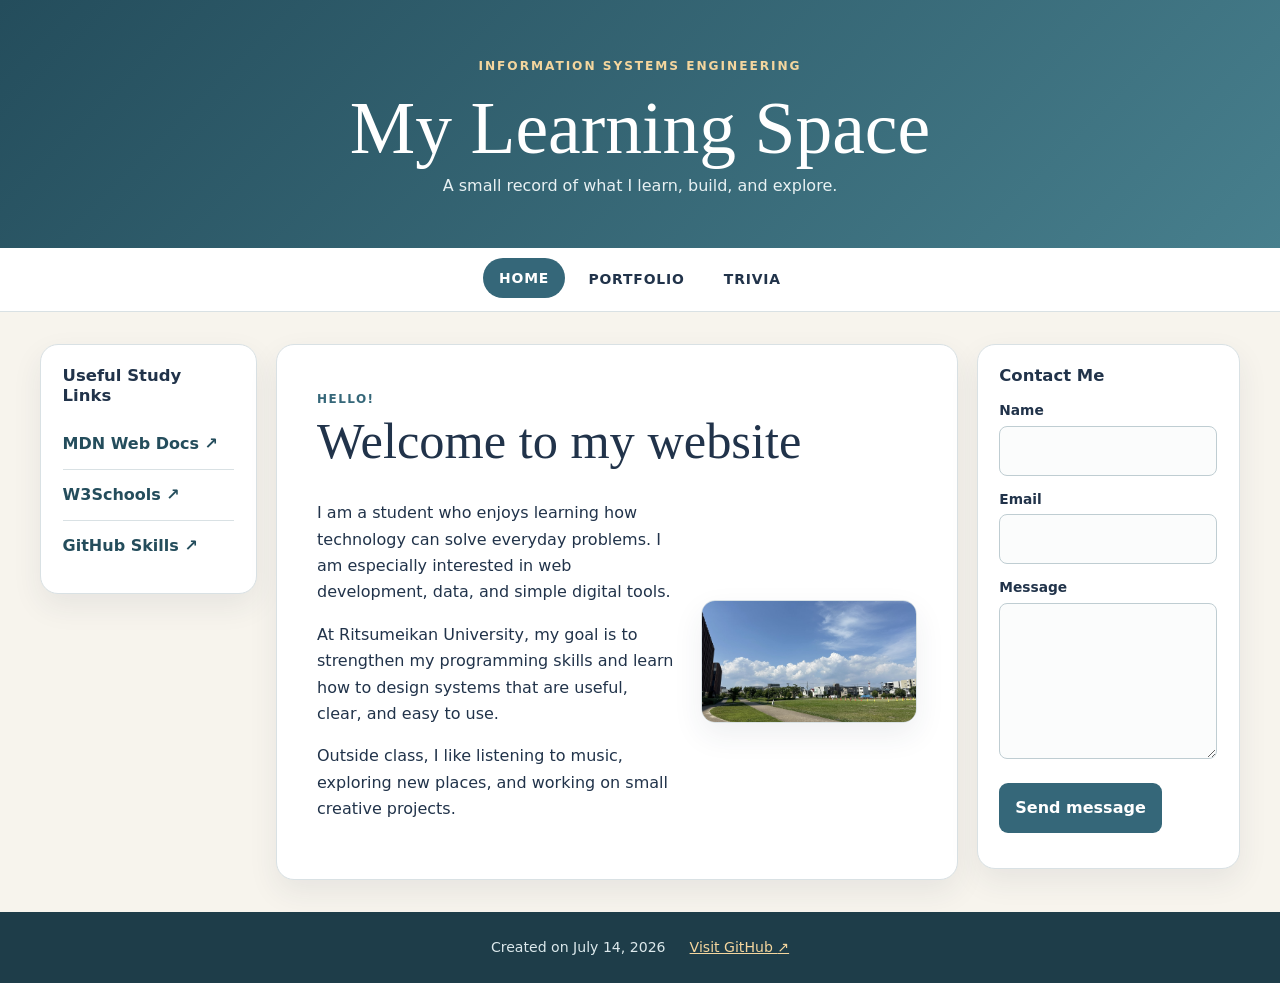
<file: index.html>
<!doctype html>
<html lang="en">
<head>
  <meta charset="utf-8">
  <meta name="viewport" content="width=device-width, initial-scale=1">
  <meta name="description" content="A student learning portfolio for Information Systems Engineering.">
  <title>My Learning Space | Home</title>
  <link rel="stylesheet" href="style.css">
</head>
<body>
  <header class="site-header">
    <p class="eyebrow">Information Systems Engineering</p>
    <h1>My Learning Space</h1>
    <p>A small record of what I learn, build, and explore.</p>
  </header>

  <nav class="site-nav" aria-label="Main navigation">
    <a class="active" href="index.html" aria-current="page">Home</a>
    <a href="portfolio.html">Portfolio</a>
    <a href="trivia.html">Trivia</a>
  </nav>

  <div class="page-grid">
    <aside class="panel sidebar" aria-labelledby="study-links-title">
      <h2 id="study-links-title">Useful Study Links</h2>
      <ul class="link-list">
        <li><a href="https://developer.mozilla.org/" target="_blank" rel="noopener noreferrer">MDN Web Docs <span aria-hidden="true">↗</span></a></li>
        <li><a href="https://www.w3schools.com/" target="_blank" rel="noopener noreferrer">W3Schools <span aria-hidden="true">↗</span></a></li>
        <li><a href="https://github.com/skills" target="_blank" rel="noopener noreferrer">GitHub Skills <span aria-hidden="true">↗</span></a></li>
      </ul>
    </aside>

    <main class="panel main-content">
      <span class="section-label">Hello!</span>
      <h2>Welcome to my website</h2>
      <div class="intro">
        <div>
          <p>I am a student who enjoys learning how technology can solve everyday problems. I am especially interested in web development, data, and simple digital tools.</p>
          <p>At Ritsumeikan University, my goal is to strengthen my programming skills and learn how to design systems that are useful, clear, and easy to use.</p>
          <p>Outside class, I like listening to music, exploring new places, and working on small creative projects.</p>
        </div>
        <img class="hero-illustration" src="campus-sky.jpeg" alt="A sunny campus lawn beneath a blue sky and white clouds">
      </div>
    </main>

    <aside class="panel contact-panel" aria-labelledby="contact-title">
      <h2 id="contact-title">Contact Me</h2>
      <form class="contact-form" id="contact-form">
        <label for="name">Name</label>
        <input id="name" name="name" type="text" minlength="2" required autocomplete="name">

        <label for="email">Email</label>
        <input id="email" name="email" type="email" required autocomplete="email">

        <label for="message">Message</label>
        <textarea id="message" name="message" rows="5" minlength="10" required></textarea>

        <button type="submit">Send message</button>
        <p class="form-status" role="status" aria-live="polite"></p>
      </form>
    </aside>
  </div>

  <footer class="site-footer">
    <p>Created on July 14, 2026</p>
    <a href="https://github.com/" target="_blank" rel="noopener noreferrer">Visit GitHub <span aria-hidden="true">↗</span></a>
  </footer>

  <script src="script.js"></script>
</body>
</html>
</file>
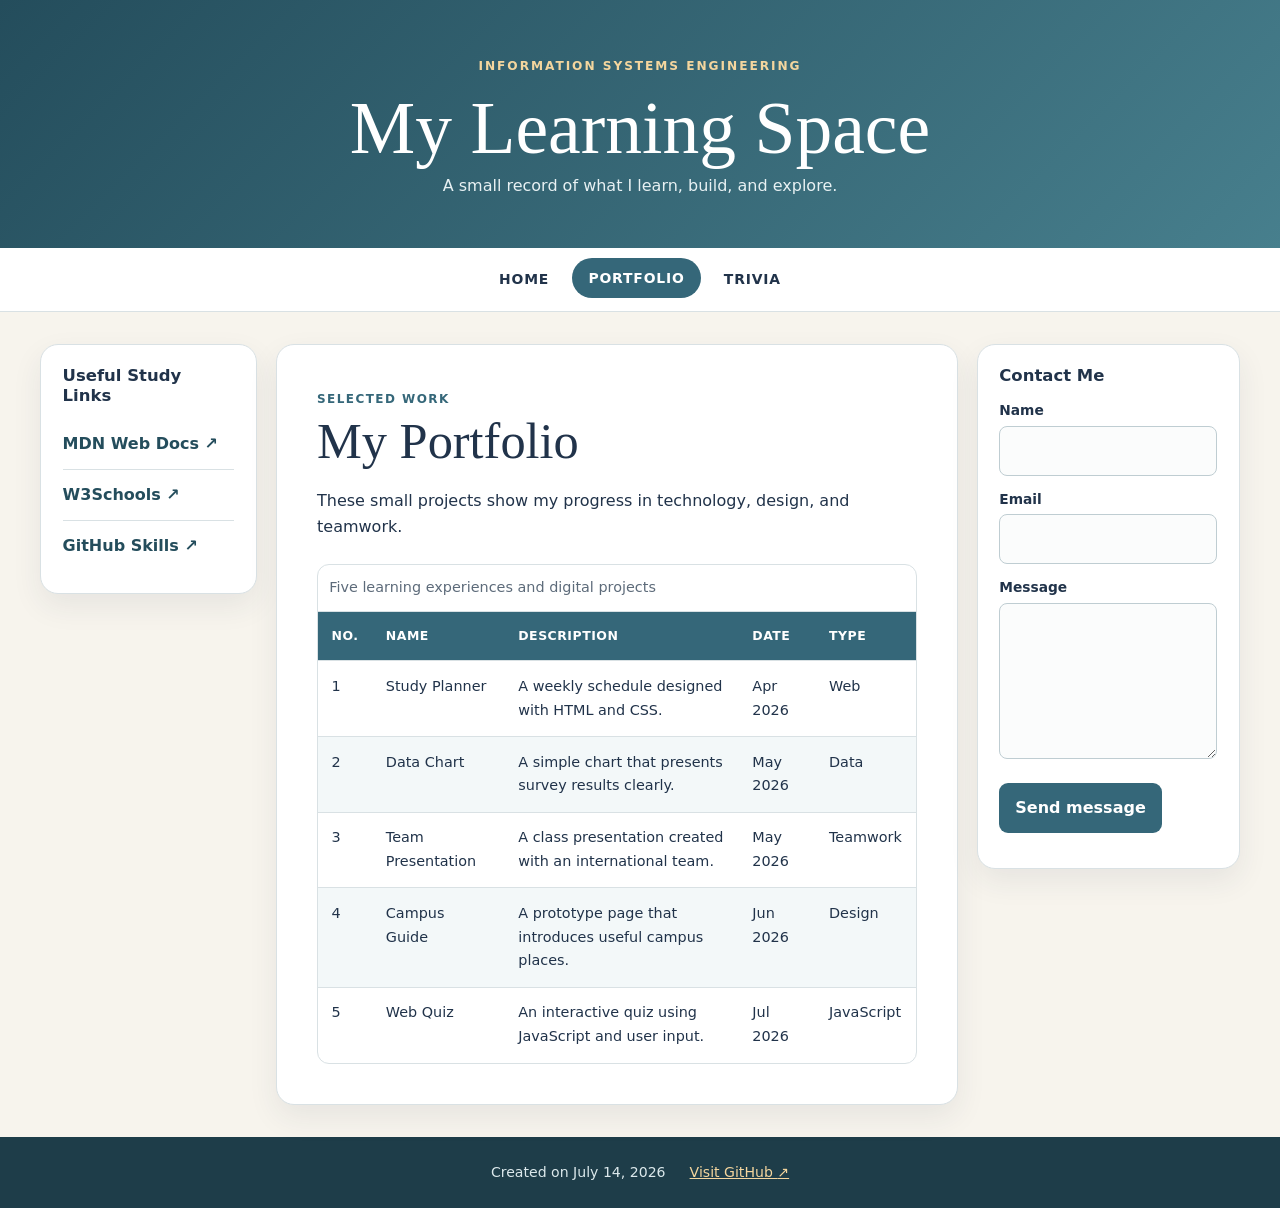
<file: portfolio.html>
<!doctype html>
<html lang="en">
<head>
  <meta charset="utf-8">
  <meta name="viewport" content="width=device-width, initial-scale=1">
  <meta name="description" content="A student portfolio of learning projects and achievements.">
  <title>My Learning Space | Portfolio</title>
  <link rel="stylesheet" href="style.css">
</head>
<body>
  <header class="site-header">
    <p class="eyebrow">Information Systems Engineering</p>
    <h1>My Learning Space</h1>
    <p>A small record of what I learn, build, and explore.</p>
  </header>

  <nav class="site-nav" aria-label="Main navigation">
    <a href="index.html">Home</a>
    <a class="active" href="portfolio.html" aria-current="page">Portfolio</a>
    <a href="trivia.html">Trivia</a>
  </nav>

  <div class="page-grid">
    <aside class="panel sidebar" aria-labelledby="study-links-title">
      <h2 id="study-links-title">Useful Study Links</h2>
      <ul class="link-list">
        <li><a href="https://developer.mozilla.org/" target="_blank" rel="noopener noreferrer">MDN Web Docs <span aria-hidden="true">↗</span></a></li>
        <li><a href="https://www.w3schools.com/" target="_blank" rel="noopener noreferrer">W3Schools <span aria-hidden="true">↗</span></a></li>
        <li><a href="https://github.com/skills" target="_blank" rel="noopener noreferrer">GitHub Skills <span aria-hidden="true">↗</span></a></li>
      </ul>
    </aside>

    <main class="panel main-content">
      <span class="section-label">Selected work</span>
      <h2>My Portfolio</h2>
      <p>These small projects show my progress in technology, design, and teamwork.</p>
      <div class="table-wrap">
        <table>
          <caption>Five learning experiences and digital projects</caption>
          <thead>
            <tr>
              <th scope="col">No.</th>
              <th scope="col">Name</th>
              <th scope="col">Description</th>
              <th scope="col">Date</th>
              <th scope="col">Type</th>
            </tr>
          </thead>
          <tbody>
            <tr><td>1</td><td>Study Planner</td><td>A weekly schedule designed with HTML and CSS.</td><td>Apr 2026</td><td>Web</td></tr>
            <tr><td>2</td><td>Data Chart</td><td>A simple chart that presents survey results clearly.</td><td>May 2026</td><td>Data</td></tr>
            <tr><td>3</td><td>Team Presentation</td><td>A class presentation created with an international team.</td><td>May 2026</td><td>Teamwork</td></tr>
            <tr><td>4</td><td>Campus Guide</td><td>A prototype page that introduces useful campus places.</td><td>Jun 2026</td><td>Design</td></tr>
            <tr><td>5</td><td>Web Quiz</td><td>An interactive quiz using JavaScript and user input.</td><td>Jul 2026</td><td>JavaScript</td></tr>
          </tbody>
        </table>
      </div>
    </main>

    <aside class="panel contact-panel" aria-labelledby="contact-title">
      <h2 id="contact-title">Contact Me</h2>
      <form class="contact-form" id="contact-form">
        <label for="name">Name</label>
        <input id="name" name="name" type="text" minlength="2" required autocomplete="name">
        <label for="email">Email</label>
        <input id="email" name="email" type="email" required autocomplete="email">
        <label for="message">Message</label>
        <textarea id="message" name="message" rows="5" minlength="10" required></textarea>
        <button type="submit">Send message</button>
        <p class="form-status" role="status" aria-live="polite"></p>
      </form>
    </aside>
  </div>

  <footer class="site-footer">
    <p>Created on July 14, 2026</p>
    <a href="https://github.com/" target="_blank" rel="noopener noreferrer">Visit GitHub <span aria-hidden="true">↗</span></a>
  </footer>
  <script src="script.js"></script>
</body>
</html>
</file>
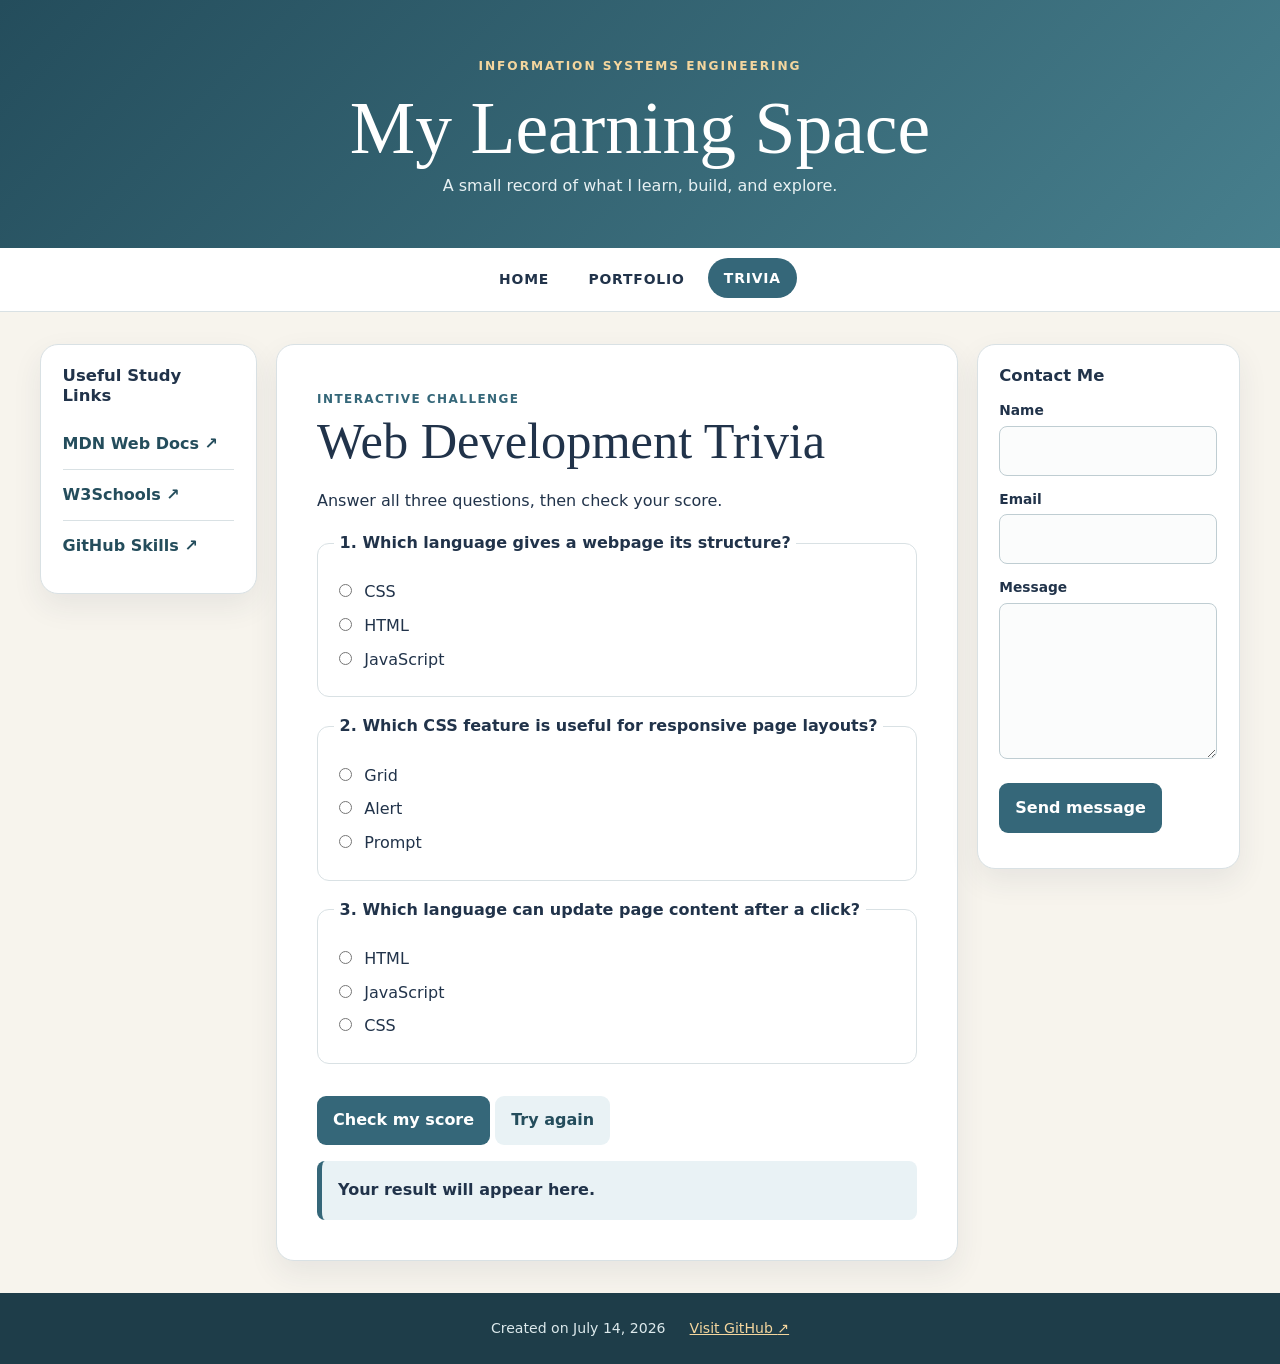
<file: trivia.html>
<!doctype html>
<html lang="en">
<head>
  <meta charset="utf-8">
  <meta name="viewport" content="width=device-width, initial-scale=1">
  <meta name="description" content="An interactive web development trivia quiz.">
  <title>My Learning Space | Trivia</title>
  <link rel="stylesheet" href="style.css">
</head>
<body>
  <header class="site-header">
    <p class="eyebrow">Information Systems Engineering</p>
    <h1>My Learning Space</h1>
    <p>A small record of what I learn, build, and explore.</p>
  </header>

  <nav class="site-nav" aria-label="Main navigation">
    <a href="index.html">Home</a>
    <a href="portfolio.html">Portfolio</a>
    <a class="active" href="trivia.html" aria-current="page">Trivia</a>
  </nav>

  <div class="page-grid">
    <aside class="panel sidebar" aria-labelledby="study-links-title">
      <h2 id="study-links-title">Useful Study Links</h2>
      <ul class="link-list">
        <li><a href="https://developer.mozilla.org/" target="_blank" rel="noopener noreferrer">MDN Web Docs <span aria-hidden="true">↗</span></a></li>
        <li><a href="https://www.w3schools.com/" target="_blank" rel="noopener noreferrer">W3Schools <span aria-hidden="true">↗</span></a></li>
        <li><a href="https://github.com/skills" target="_blank" rel="noopener noreferrer">GitHub Skills <span aria-hidden="true">↗</span></a></li>
      </ul>
    </aside>

    <main class="panel main-content">
      <span class="section-label">Interactive challenge</span>
      <h2>Web Development Trivia</h2>
      <p>Answer all three questions, then check your score.</p>
      <form id="quiz-form" class="quiz-form">
        <fieldset>
          <legend>1. Which language gives a webpage its structure?</legend>
          <label><input type="radio" name="q1" value="css" required> CSS</label>
          <label><input type="radio" name="q1" value="html"> HTML</label>
          <label><input type="radio" name="q1" value="javascript"> JavaScript</label>
        </fieldset>
        <fieldset>
          <legend>2. Which CSS feature is useful for responsive page layouts?</legend>
          <label><input type="radio" name="q2" value="grid" required> Grid</label>
          <label><input type="radio" name="q2" value="alert"> Alert</label>
          <label><input type="radio" name="q2" value="prompt"> Prompt</label>
        </fieldset>
        <fieldset>
          <legend>3. Which language can update page content after a click?</legend>
          <label><input type="radio" name="q3" value="html" required> HTML</label>
          <label><input type="radio" name="q3" value="javascript"> JavaScript</label>
          <label><input type="radio" name="q3" value="css"> CSS</label>
        </fieldset>
        <button type="submit">Check my score</button>
        <button type="reset" class="button-secondary">Try again</button>
      </form>
      <div id="quiz-result" class="quiz-result" role="status" aria-live="polite">Your result will appear here.</div>
    </main>

    <aside class="panel contact-panel" aria-labelledby="contact-title">
      <h2 id="contact-title">Contact Me</h2>
      <form class="contact-form" id="contact-form">
        <label for="name">Name</label>
        <input id="name" name="name" type="text" minlength="2" required autocomplete="name">
        <label for="email">Email</label>
        <input id="email" name="email" type="email" required autocomplete="email">
        <label for="message">Message</label>
        <textarea id="message" name="message" rows="5" minlength="10" required></textarea>
        <button type="submit">Send message</button>
        <p class="form-status" role="status" aria-live="polite"></p>
      </form>
    </aside>
  </div>

  <footer class="site-footer">
    <p>Created on July 14, 2026</p>
    <a href="https://github.com/" target="_blank" rel="noopener noreferrer">Visit GitHub <span aria-hidden="true">↗</span></a>
  </footer>
  <script src="script.js"></script>
</body>
</html>
</file>
<file: style.css>
:root {
  --ink: #21334a;
  --muted: #5d6b7a;
  --paper: #ffffff;
  --cream: #f7f4ed;
  --blue-soft: #e9f2f5;
  --blue: #356779;
  --blue-dark: #244d5c;
  --gold: #e8b86a;
  --line: #d9e1e4;
  --shadow: 0 12px 30px rgba(33, 51, 74, 0.08);
}

* { box-sizing: border-box; }

body {
  margin: 0;
  color: var(--ink);
  background: var(--cream);
  font-family: Inter, ui-sans-serif, system-ui, -apple-system, BlinkMacSystemFont, "Segoe UI", sans-serif;
  line-height: 1.65;
}

a { color: var(--blue-dark); }

.site-header {
  padding: 3.5rem 1.5rem 3rem;
  color: white;
  text-align: center;
  background: linear-gradient(135deg, #244d5c, #477f8d);
}

.site-header h1 {
  max-width: 1100px;
  margin: 0 auto 0.35rem;
  font-family: Georgia, "Times New Roman", serif;
  font-size: clamp(2.4rem, 6vw, 4.6rem);
  font-weight: 500;
  line-height: 1.05;
}

.site-header p { margin: 0; color: #e8f1f3; }

.site-header .eyebrow {
  margin-bottom: 0.9rem;
  color: #f4d69e;
  font-size: 0.76rem;
  font-weight: 800;
  letter-spacing: 0.16em;
  text-transform: uppercase;
}

.site-nav {
  position: sticky;
  z-index: 10;
  top: 0;
  display: flex;
  justify-content: center;
  gap: 0.45rem;
  padding: 0.7rem 1rem;
  background: rgba(255, 255, 255, 0.96);
  border-bottom: 1px solid var(--line);
  backdrop-filter: blur(10px);
}

.site-nav a {
  padding: 0.55rem 1rem;
  border-radius: 999px;
  color: var(--ink);
  font-size: 0.87rem;
  font-weight: 750;
  letter-spacing: 0.06em;
  text-decoration: none;
  text-transform: uppercase;
  transition: background 180ms ease, color 180ms ease, transform 180ms ease;
}

.site-nav a:hover,
.site-nav a:focus-visible,
.site-nav a.active {
  color: white;
  background: var(--blue);
  transform: translateY(-1px);
}

.page-grid {
  display: grid;
  grid-template-columns: minmax(190px, 0.7fr) minmax(0, 2.2fr) minmax(220px, 0.85fr);
  gap: 1.2rem;
  width: min(1200px, calc(100% - 2rem));
  margin: 2rem auto;
  align-items: start;
}

.panel {
  padding: 1.35rem;
  background: var(--paper);
  border: 1px solid var(--line);
  border-radius: 18px;
  box-shadow: var(--shadow);
}

.panel h2 { margin: 0 0 0.8rem; line-height: 1.2; }
.main-content { min-height: 440px; padding: clamp(1.4rem, 4vw, 2.5rem); }
.main-content > h2 { font-family: Georgia, "Times New Roman", serif; font-size: clamp(2rem, 4vw, 3.15rem); font-weight: 500; }

.section-label {
  color: var(--blue);
  font-size: 0.75rem;
  font-weight: 800;
  letter-spacing: 0.12em;
  text-transform: uppercase;
}

.sidebar h2,
.contact-panel h2 { font-size: 1.03rem; }

.link-list { margin: 0; padding: 0; list-style: none; }
.link-list li + li { border-top: 1px solid var(--line); }
.link-list a { display: block; padding: 0.75rem 0; font-weight: 650; text-decoration: none; }
.link-list a:hover { color: var(--blue); text-decoration: underline; text-underline-offset: 4px; }

.intro { display: grid; grid-template-columns: 1.25fr 0.75fr; gap: 1.5rem; align-items: center; }
.hero-illustration {
  width: 100%;
  max-width: 310px;
  height: auto;
  margin-inline: auto;
  border: 1px solid var(--line);
  border-radius: 14px;
  box-shadow: var(--shadow);
}

.contact-form label { display: block; margin: 0.75rem 0 0.25rem; font-size: 0.86rem; font-weight: 750; }
input, textarea {
  width: 100%;
  padding: 0.68rem 0.75rem;
  color: var(--ink);
  background: #fbfcfc;
  border: 1px solid #bfcdd2;
  border-radius: 8px;
  font: inherit;
}
input:focus, textarea:focus { outline: 3px solid #c8e2e9; border-color: var(--blue); }

button {
  margin-top: 1rem;
  padding: 0.72rem 1rem;
  color: white;
  background: var(--blue);
  border: 0;
  border-radius: 9px;
  font: inherit;
  font-weight: 750;
  cursor: pointer;
}
button:hover { background: var(--blue-dark); }
.button-secondary { color: var(--blue-dark); background: var(--blue-soft); }
.button-secondary:hover { background: #d7e8ed; }
.form-status { margin-bottom: 0; color: var(--blue-dark); font-size: 0.86rem; }

.table-wrap { margin-top: 1.5rem; overflow-x: auto; border: 1px solid var(--line); border-radius: 12px; }
table { width: 100%; border-collapse: collapse; font-size: 0.9rem; }
caption { padding: 0.7rem; color: var(--muted); text-align: left; }
th, td { padding: 0.85rem; border-top: 1px solid var(--line); text-align: left; vertical-align: top; }
th { color: white; background: var(--blue); font-size: 0.78rem; letter-spacing: 0.04em; text-transform: uppercase; }
tbody tr:nth-child(even) { background: #f3f8f9; }

.quiz-form fieldset { margin: 1rem 0; padding: 1rem; border: 1px solid var(--line); border-radius: 12px; }
.quiz-form legend { padding: 0 0.35rem; font-weight: 750; }
.quiz-form label { display: block; margin: 0.45rem 0; }
.quiz-form input { width: auto; margin-right: 0.45rem; }
.quiz-result { margin-top: 1rem; padding: 1rem; background: var(--blue-soft); border-left: 5px solid var(--blue); border-radius: 8px; font-weight: 700; }

.site-footer {
  display: flex;
  justify-content: center;
  gap: 1.5rem;
  padding: 1.5rem;
  color: #dce9ec;
  background: #1e3d49;
  font-size: 0.88rem;
}
.site-footer p { margin: 0; }
.site-footer a { color: #f4d69e; }

@media (max-width: 900px) {
  .page-grid { grid-template-columns: 1fr 1fr; }
  .main-content { grid-column: 1 / -1; grid-row: 1; }
}

@media (max-width: 620px) {
  .site-header { padding-block: 2.7rem; }
  .site-nav { gap: 0; }
  .site-nav a { padding-inline: 0.7rem; font-size: 0.75rem; }
  .page-grid { grid-template-columns: 1fr; width: min(100% - 1rem, 1200px); margin-block: 0.75rem; }
  .main-content, .sidebar, .contact-panel { grid-column: auto; }
  .main-content { grid-row: auto; }
  .intro { grid-template-columns: 1fr; }
  .hero-illustration { max-width: 230px; }
  .site-footer { flex-direction: column; gap: 0.35rem; text-align: center; }
}
</file>
